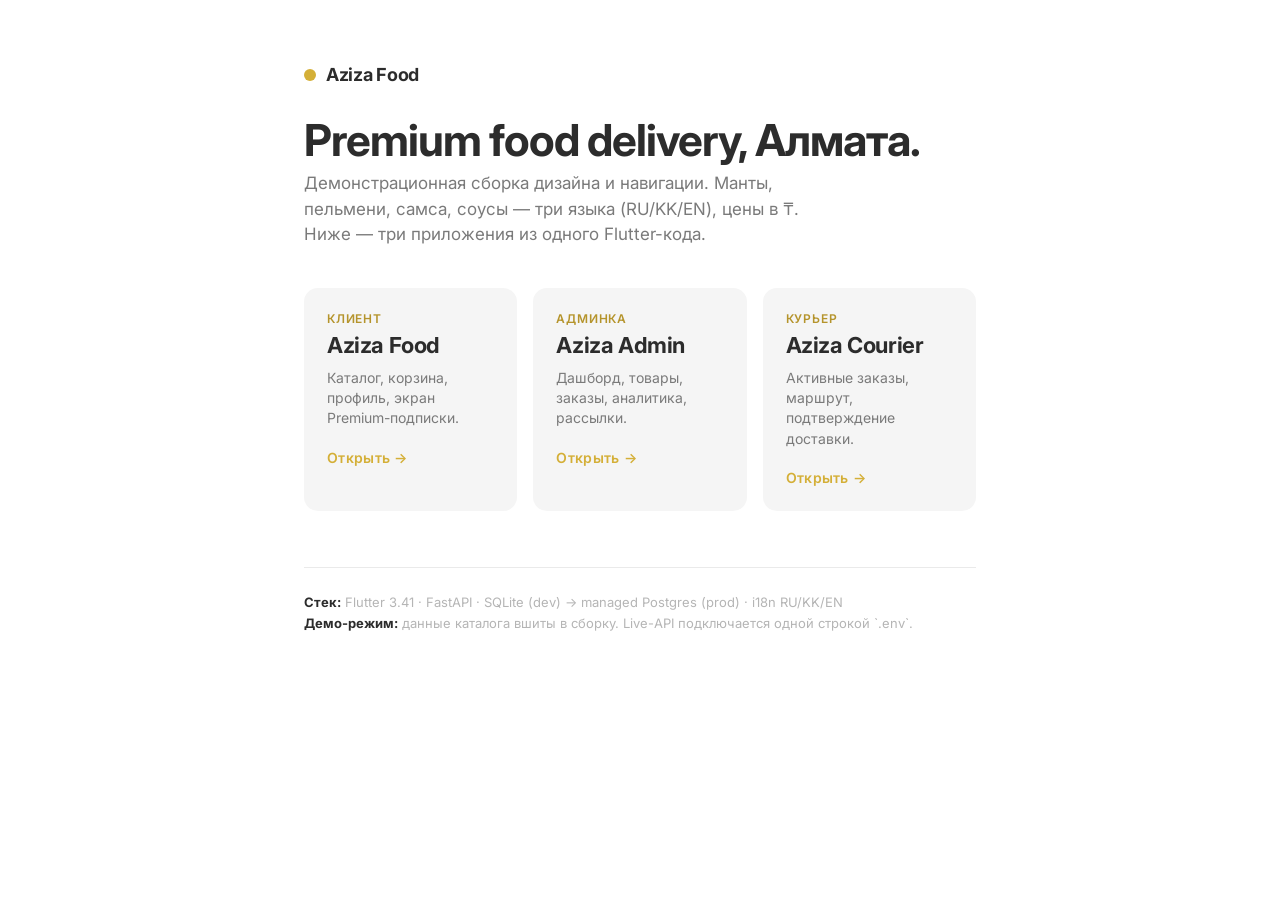
<file: landing/index.html>
<!doctype html>
<html lang="ru">
<head>
  <meta charset="utf-8">
  <meta name="viewport" content="width=device-width, initial-scale=1, viewport-fit=cover">
  <meta name="theme-color" content="#FFFFFF">
  <title>Aziza Food — demo</title>
  <link rel="preconnect" href="https://fonts.googleapis.com">
  <link rel="preconnect" href="https://fonts.gstatic.com" crossorigin>
  <link href="https://fonts.googleapis.com/css2?family=Inter:wght@400;500;600;700&display=swap" rel="stylesheet">
  <style>
    *,*::before,*::after { box-sizing: border-box; }
    html, body { margin: 0; padding: 0; }
    body {
      font-family: 'Inter', -apple-system, BlinkMacSystemFont, sans-serif;
      background: #FFFFFF;
      color: #2C2C2C;
      min-height: 100vh;
      display: flex;
      flex-direction: column;
      -webkit-font-smoothing: antialiased;
    }
    .wrap {
      max-width: 720px;
      margin: 0 auto;
      padding: 64px 24px 96px;
      flex: 1;
      width: 100%;
    }
    .brand {
      display: inline-flex;
      align-items: center;
      gap: 10px;
      font-weight: 700;
      letter-spacing: -0.3px;
      font-size: 18px;
    }
    .dot {
      width: 12px; height: 12px; border-radius: 50%;
      background: #D4AF37;
      display: inline-block;
    }
    h1 {
      margin: 32px 0 8px;
      font-size: 44px;
      font-weight: 700;
      letter-spacing: -1px;
      line-height: 1.05;
    }
    .lead {
      color: #7A7A7A;
      font-size: 17px;
      line-height: 1.5;
      max-width: 520px;
      margin: 0 0 40px;
    }
    .cards {
      display: grid;
      gap: 14px;
      grid-template-columns: 1fr;
    }
    @media (min-width: 720px) {
      .cards { grid-template-columns: repeat(3, 1fr); gap: 16px; }
    }
    .card {
      display: flex;
      flex-direction: column;
      gap: 6px;
      padding: 22px 22px 24px;
      background: #F5F5F5;
      border-radius: 14px;
      text-decoration: none;
      color: inherit;
      transition: transform .18s cubic-bezier(.2,0,0,1), background .18s;
      border: 1px solid transparent;
    }
    .card:hover {
      background: #FAF1D6;
      border-color: #D4AF37;
      transform: translateY(-2px);
    }
    .card .role {
      font-size: 12px;
      font-weight: 600;
      letter-spacing: .8px;
      text-transform: uppercase;
      color: #B5942C;
    }
    .card .name {
      font-size: 22px;
      font-weight: 700;
      letter-spacing: -.4px;
    }
    .card .desc {
      color: #7A7A7A;
      font-size: 14px;
      line-height: 1.45;
      margin-top: 4px;
    }
    .card .arrow {
      margin-top: 14px;
      font-weight: 600;
      color: #D4AF37;
      font-size: 14px;
      letter-spacing: .3px;
    }
    .meta {
      margin-top: 56px;
      padding-top: 24px;
      border-top: 1px solid #EAEAEA;
      color: #B5B5B5;
      font-size: 13px;
      line-height: 1.6;
    }
    .meta b { color: #2C2C2C; }
  </style>
</head>
<body>
  <main class="wrap">
    <span class="brand"><span class="dot"></span> Aziza Food</span>
    <h1>Premium food delivery, Алмата.</h1>
    <p class="lead">
      Демонстрационная сборка дизайна и навигации.
      Манты, пельмени, самса, соусы — три языка (RU/KK/EN), цены в&nbsp;₸.
      Ниже — три приложения из одного Flutter-кода.
    </p>

    <div class="cards">
      <a class="card" href="/client/">
        <span class="role">Клиент</span>
        <span class="name">Aziza Food</span>
        <span class="desc">Каталог, корзина, профиль, экран Premium-подписки.</span>
        <span class="arrow">Открыть →</span>
      </a>
      <a class="card" href="/admin/">
        <span class="role">Админка</span>
        <span class="name">Aziza Admin</span>
        <span class="desc">Дашборд, товары, заказы, аналитика, рассылки.</span>
        <span class="arrow">Открыть →</span>
      </a>
      <a class="card" href="/courier/">
        <span class="role">Курьер</span>
        <span class="name">Aziza Courier</span>
        <span class="desc">Активные заказы, маршрут, подтверждение доставки.</span>
        <span class="arrow">Открыть →</span>
      </a>
    </div>

    <p class="meta">
      <b>Стек:</b> Flutter 3.41 · FastAPI · SQLite (dev) → managed Postgres (prod) · i18n RU/KK/EN<br>
      <b>Демо-режим:</b> данные каталога вшиты в сборку. Live-API подключается одной строкой `.env`.
    </p>
  </main>
</body>
</html>
</file>
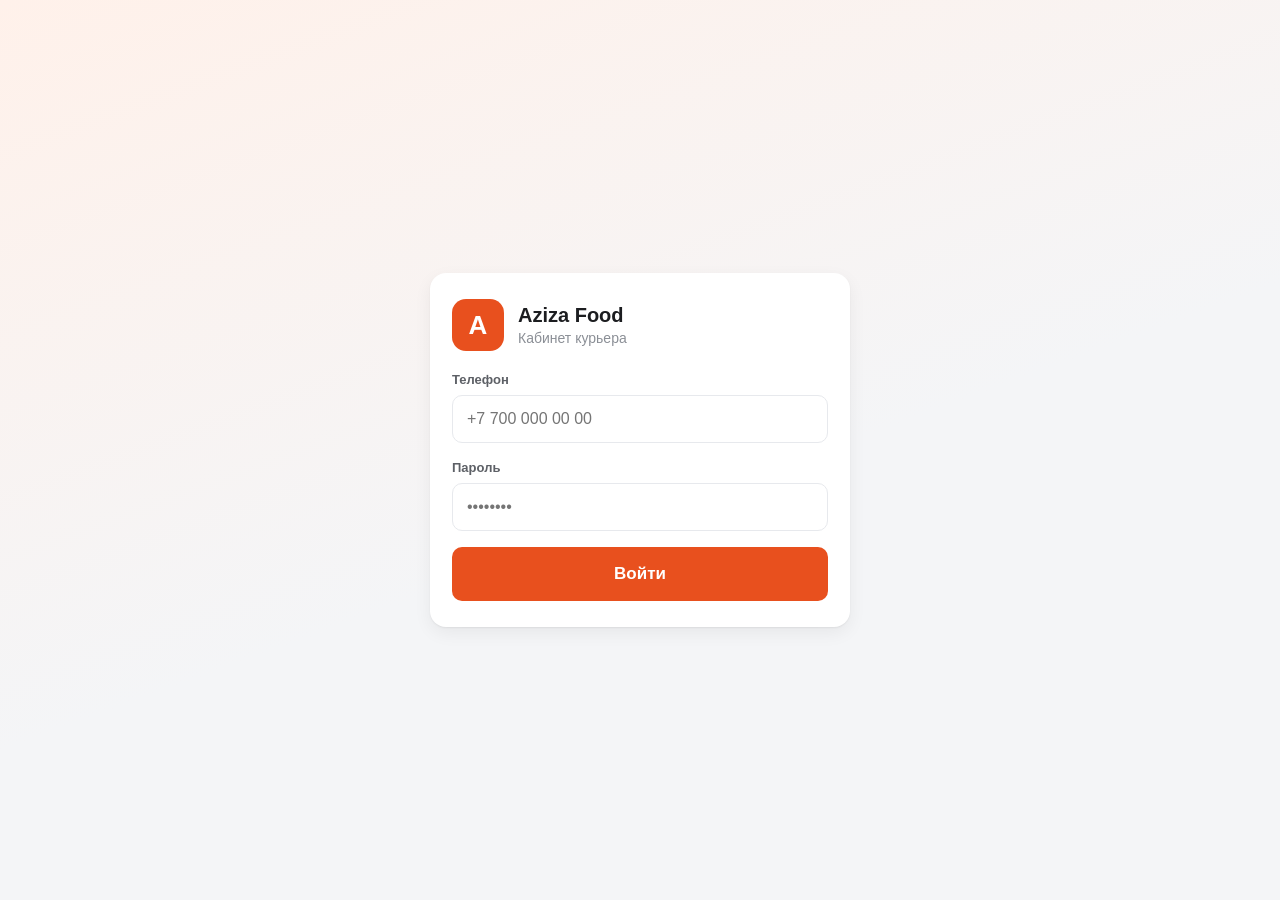
<file: web/courier/index.html>
<!DOCTYPE html>
<html lang="ru">
<head>
  <meta charset="UTF-8" />
  <meta name="viewport" content="width=device-width, initial-scale=1, viewport-fit=cover, maximum-scale=1" />
  <meta name="theme-color" content="#e8501e" />
  <title>Aziza Food — Курьер</title>
  <link rel="stylesheet" href="styles.css" />
</head>
<body>
  <div id="app">
    <!-- Login screen -->
    <section id="login" class="login" hidden>
      <form id="login-form" class="login__card" autocomplete="on">
        <div class="login__brand">
          <span class="login__logo">A</span>
          <div>
            <div class="login__title">Aziza Food</div>
            <div class="login__sub">Кабинет курьера</div>
          </div>
        </div>
        <label class="field">
          <span class="field__label">Телефон</span>
          <input id="login-phone" class="field__input" type="tel" inputmode="tel"
                 name="phone" placeholder="+7 700 000 00 00" autocomplete="username" required />
        </label>
        <label class="field">
          <span class="field__label">Пароль</span>
          <input id="login-password" class="field__input" type="password"
                 name="password" placeholder="••••••••" autocomplete="current-password" required />
        </label>
        <div id="login-error" class="login__error" hidden></div>
        <button id="login-btn" class="btn btn--primary btn--block btn--lg" type="submit">Войти</button>
      </form>
    </section>

    <!-- Board screen -->
    <section id="board" class="board" hidden>
      <header class="topbar">
        <div class="topbar__left">
          <span class="topbar__logo">A</span>
          <div class="topbar__who">
            <div class="topbar__name" id="courier-name">Курьер</div>
            <div class="topbar__role">Курьер</div>
          </div>
        </div>
        <div class="topbar__actions">
          <button id="refresh-btn" class="icon-btn" type="button" aria-label="Обновить" title="Обновить">⟳</button>
          <button id="logout-btn" class="btn btn--ghost" type="button">Выйти</button>
        </div>
      </header>

      <main id="feed" class="feed">
        <div id="feed-loading" class="feed__loading">Загрузка…</div>
      </main>
    </section>
  </div>

  <div id="toast-root" class="toast-root" aria-live="polite"></div>

  <script src="app.js"></script>
</body>
</html>
</file>
<file: web/courier/styles.css>
:root {
  --accent: #e8501e;
  --accent-dark: #c63f12;
  --accent-soft: #fff1ea;
  --bg: #f4f5f7;
  --card: #ffffff;
  --ink: #1c1d20;
  --ink-soft: #5d6066;
  --ink-faint: #8b8f96;
  --line: #e7e9ed;
  --ok: #1f9d55;
  --ok-soft: #e6f5ec;
  --warn: #c97a09;
  --warn-soft: #fdf2dd;
  --info: #2563c9;
  --info-soft: #e6effb;
  --danger: #d33b2f;
  --danger-soft: #fdeceb;
  --radius: 16px;
  --radius-sm: 10px;
  --shadow: 0 1px 2px rgba(20,21,24,.06), 0 6px 18px rgba(20,21,24,.06);
  --tap: 48px;
  --font: -apple-system, BlinkMacSystemFont, "Segoe UI", Roboto, Helvetica, Arial,
    "Apple Color Emoji", "Segoe UI Emoji", sans-serif;
}

* { box-sizing: border-box; -webkit-tap-highlight-color: transparent; }

html, body {
  margin: 0;
  padding: 0;
  background: var(--bg);
  color: var(--ink);
  font-family: var(--font);
  font-size: 16px;
  line-height: 1.4;
  -webkit-text-size-adjust: 100%;
}

button, input { font-family: inherit; font-size: 16px; }

[hidden] { display: none !important; }

/* ---------- Buttons ---------- */
.btn {
  display: inline-flex;
  align-items: center;
  justify-content: center;
  gap: 6px;
  min-height: var(--tap);
  padding: 0 18px;
  border: none;
  border-radius: var(--radius-sm);
  font-weight: 600;
  font-size: 16px;
  cursor: pointer;
  text-decoration: none;
  transition: background .15s, opacity .15s, transform .05s;
  user-select: none;
}
.btn:active { transform: scale(.98); }
.btn:disabled { opacity: .55; cursor: default; }
.btn--block { width: 100%; }
.btn--lg { min-height: 54px; font-size: 17px; }
.btn--primary { background: var(--accent); color: #fff; }
.btn--primary:active { background: var(--accent-dark); }
.btn--ok { background: var(--ok); color: #fff; }
.btn--info { background: var(--info); color: #fff; }
.btn--ghost { background: transparent; color: var(--ink-soft); padding: 0 12px; }
.btn--ghost:active { background: rgba(0,0,0,.05); }
.btn--outline {
  background: #fff; color: var(--ink); border: 1.5px solid var(--line);
}
.btn--outline:active { background: var(--bg); }
.btn--sm { min-height: 44px; padding: 0 14px; font-size: 15px; }

.icon-btn {
  width: var(--tap); height: var(--tap);
  border: none; background: transparent; color: var(--ink-soft);
  font-size: 24px; border-radius: 12px; cursor: pointer; line-height: 1;
}
.icon-btn:active { background: rgba(0,0,0,.06); }
.icon-btn.is-spinning { animation: spin .7s linear infinite; }
@keyframes spin { to { transform: rotate(360deg); } }

/* ---------- Login ---------- */
.login {
  min-height: 100vh;
  min-height: 100dvh;
  display: flex;
  align-items: center;
  justify-content: center;
  padding: 24px 18px;
  background: linear-gradient(160deg, var(--accent-soft), var(--bg) 55%);
}
.login__card {
  width: 100%;
  max-width: 420px;
  background: var(--card);
  border-radius: var(--radius);
  box-shadow: var(--shadow);
  padding: 26px 22px;
  display: flex;
  flex-direction: column;
  gap: 16px;
}
.login__brand { display: flex; align-items: center; gap: 14px; margin-bottom: 4px; }
.login__logo {
  width: 52px; height: 52px; border-radius: 14px;
  background: var(--accent); color: #fff;
  display: flex; align-items: center; justify-content: center;
  font-weight: 800; font-size: 26px;
}
.login__title { font-weight: 800; font-size: 20px; }
.login__sub { color: var(--ink-faint); font-size: 14px; }
.login__error {
  background: var(--danger-soft); color: var(--danger);
  border-radius: var(--radius-sm); padding: 11px 14px; font-size: 14px; font-weight: 500;
}

.field { display: flex; flex-direction: column; gap: 6px; }
.field__label { font-size: 13px; font-weight: 600; color: var(--ink-soft); }
.field__input {
  width: 100%;
  min-height: var(--tap);
  padding: 0 14px;
  border: 1.5px solid var(--line);
  border-radius: var(--radius-sm);
  background: #fff;
  color: var(--ink);
  outline: none;
  transition: border-color .15s;
}
.field__input:focus { border-color: var(--accent); }

/* ---------- Topbar ---------- */
.board { min-height: 100vh; min-height: 100dvh; }
.topbar {
  position: sticky;
  top: 0;
  z-index: 20;
  display: flex;
  align-items: center;
  justify-content: space-between;
  gap: 10px;
  padding: 8px 12px;
  padding-top: max(8px, env(safe-area-inset-top));
  background: rgba(255,255,255,.92);
  backdrop-filter: saturate(1.6) blur(8px);
  border-bottom: 1px solid var(--line);
}
.topbar__left { display: flex; align-items: center; gap: 10px; min-width: 0; }
.topbar__logo {
  width: 38px; height: 38px; border-radius: 11px;
  background: var(--accent); color: #fff; flex: 0 0 auto;
  display: flex; align-items: center; justify-content: center;
  font-weight: 800; font-size: 19px;
}
.topbar__who { min-width: 0; }
.topbar__name {
  font-weight: 700; font-size: 15px; line-height: 1.1;
  white-space: nowrap; overflow: hidden; text-overflow: ellipsis; max-width: 42vw;
}
.topbar__role { font-size: 12px; color: var(--ink-faint); }
.topbar__actions { display: flex; align-items: center; gap: 2px; flex: 0 0 auto; }

/* ---------- Feed ---------- */
.feed {
  max-width: 620px;
  margin: 0 auto;
  padding: 12px 12px max(28px, env(safe-area-inset-bottom));
  display: flex;
  flex-direction: column;
  gap: 18px;
}
.feed__loading, .feed__error {
  text-align: center; color: var(--ink-faint); padding: 36px 0; font-size: 15px;
}
.feed__error { color: var(--danger); }

.section__head {
  display: flex; align-items: center; gap: 8px;
  padding: 4px 4px 8px;
}
.section__title { font-weight: 800; font-size: 17px; }
.section__count {
  background: var(--accent-soft); color: var(--accent-dark);
  font-size: 13px; font-weight: 700;
  border-radius: 999px; padding: 2px 10px; min-width: 24px; text-align: center;
}
.section--done .section__count { background: var(--ok-soft); color: var(--ok); }
.section__toggle {
  margin-left: auto; border: none; background: transparent;
  color: var(--ink-soft); font-size: 14px; font-weight: 600; cursor: pointer;
  min-height: 40px; padding: 0 6px;
}
.section__list { display: flex; flex-direction: column; gap: 12px; }
.section__empty {
  color: var(--ink-faint); font-size: 14px; text-align: center;
  padding: 18px; background: var(--card); border-radius: var(--radius);
  border: 1px dashed var(--line);
}

/* ---------- Order card ---------- */
.card {
  background: var(--card);
  border-radius: var(--radius);
  box-shadow: var(--shadow);
  padding: 14px;
  display: flex;
  flex-direction: column;
  gap: 12px;
}
.card--done { opacity: .82; }

.card__top {
  display: flex; align-items: flex-start; justify-content: space-between; gap: 10px;
}
.card__code { font-weight: 800; font-size: 17px; letter-spacing: .3px; }
.card__time { font-size: 12px; color: var(--ink-faint); margin-top: 2px; }

.badge {
  font-size: 12px; font-weight: 700; border-radius: 999px;
  padding: 4px 11px; white-space: nowrap; flex: 0 0 auto;
}
.badge--pending   { background: var(--bg);       color: var(--ink-soft); }
.badge--confirmed { background: var(--info-soft); color: var(--info); }
.badge--preparing { background: var(--warn-soft); color: var(--warn); }
.badge--courier_assigned { background: var(--accent-soft); color: var(--accent-dark); }
.badge--in_transit { background: var(--info-soft); color: var(--info); }
.badge--delivered { background: var(--ok-soft);   color: var(--ok); }
.badge--cancelled { background: var(--danger-soft); color: var(--danger); }

.card__total {
  display: flex; align-items: baseline; gap: 8px;
}
.card__total-amt { font-weight: 800; font-size: 26px; line-height: 1; }
.card__pay {
  font-size: 13px; font-weight: 600; color: var(--ink-soft);
  background: var(--bg); border-radius: 8px; padding: 3px 9px;
}
.card__pay--unpaid { color: var(--warn); background: var(--warn-soft); }

.card__client { display: flex; flex-direction: column; gap: 2px; }
.card__client-name { font-weight: 700; font-size: 15px; }
.card__addr { font-size: 14px; color: var(--ink-soft); }
.card__addr-comment { font-size: 13px; color: var(--ink-faint); font-style: italic; }

.card__contact { display: flex; gap: 8px; }
.card__contact .btn { flex: 1; }

.items {
  border-top: 1px solid var(--line);
  border-bottom: 1px solid var(--line);
  padding: 8px 0;
  display: flex; flex-direction: column; gap: 6px;
}
.item {
  display: flex; align-items: baseline; justify-content: space-between; gap: 10px;
  font-size: 14px;
}
.item__name { color: var(--ink); }
.item__qty { font-weight: 700; color: var(--accent-dark); }
.item__sum { color: var(--ink-soft); white-space: nowrap; font-variant-numeric: tabular-nums; }

.card__comment {
  font-size: 13px; color: var(--ink-soft);
  background: var(--warn-soft); border-radius: var(--radius-sm); padding: 8px 11px;
}

.card__actions { display: flex; gap: 8px; }
.card__actions .btn { flex: 1; }

/* ---------- Toasts ---------- */
.toast-root {
  position: fixed;
  left: 50%;
  bottom: max(18px, env(safe-area-inset-bottom));
  transform: translateX(-50%);
  z-index: 100;
  display: flex; flex-direction: column; gap: 8px;
  width: calc(100% - 28px); max-width: 460px; pointer-events: none;
}
.toast {
  background: #25262b; color: #fff;
  border-radius: 12px; padding: 12px 16px;
  font-size: 14px; font-weight: 500;
  box-shadow: 0 8px 26px rgba(0,0,0,.28);
  animation: toast-in .2s ease;
}
.toast--ok { background: var(--ok); }
.toast--error { background: var(--danger); }
@keyframes toast-in { from { opacity: 0; transform: translateY(10px); } }
</file>
